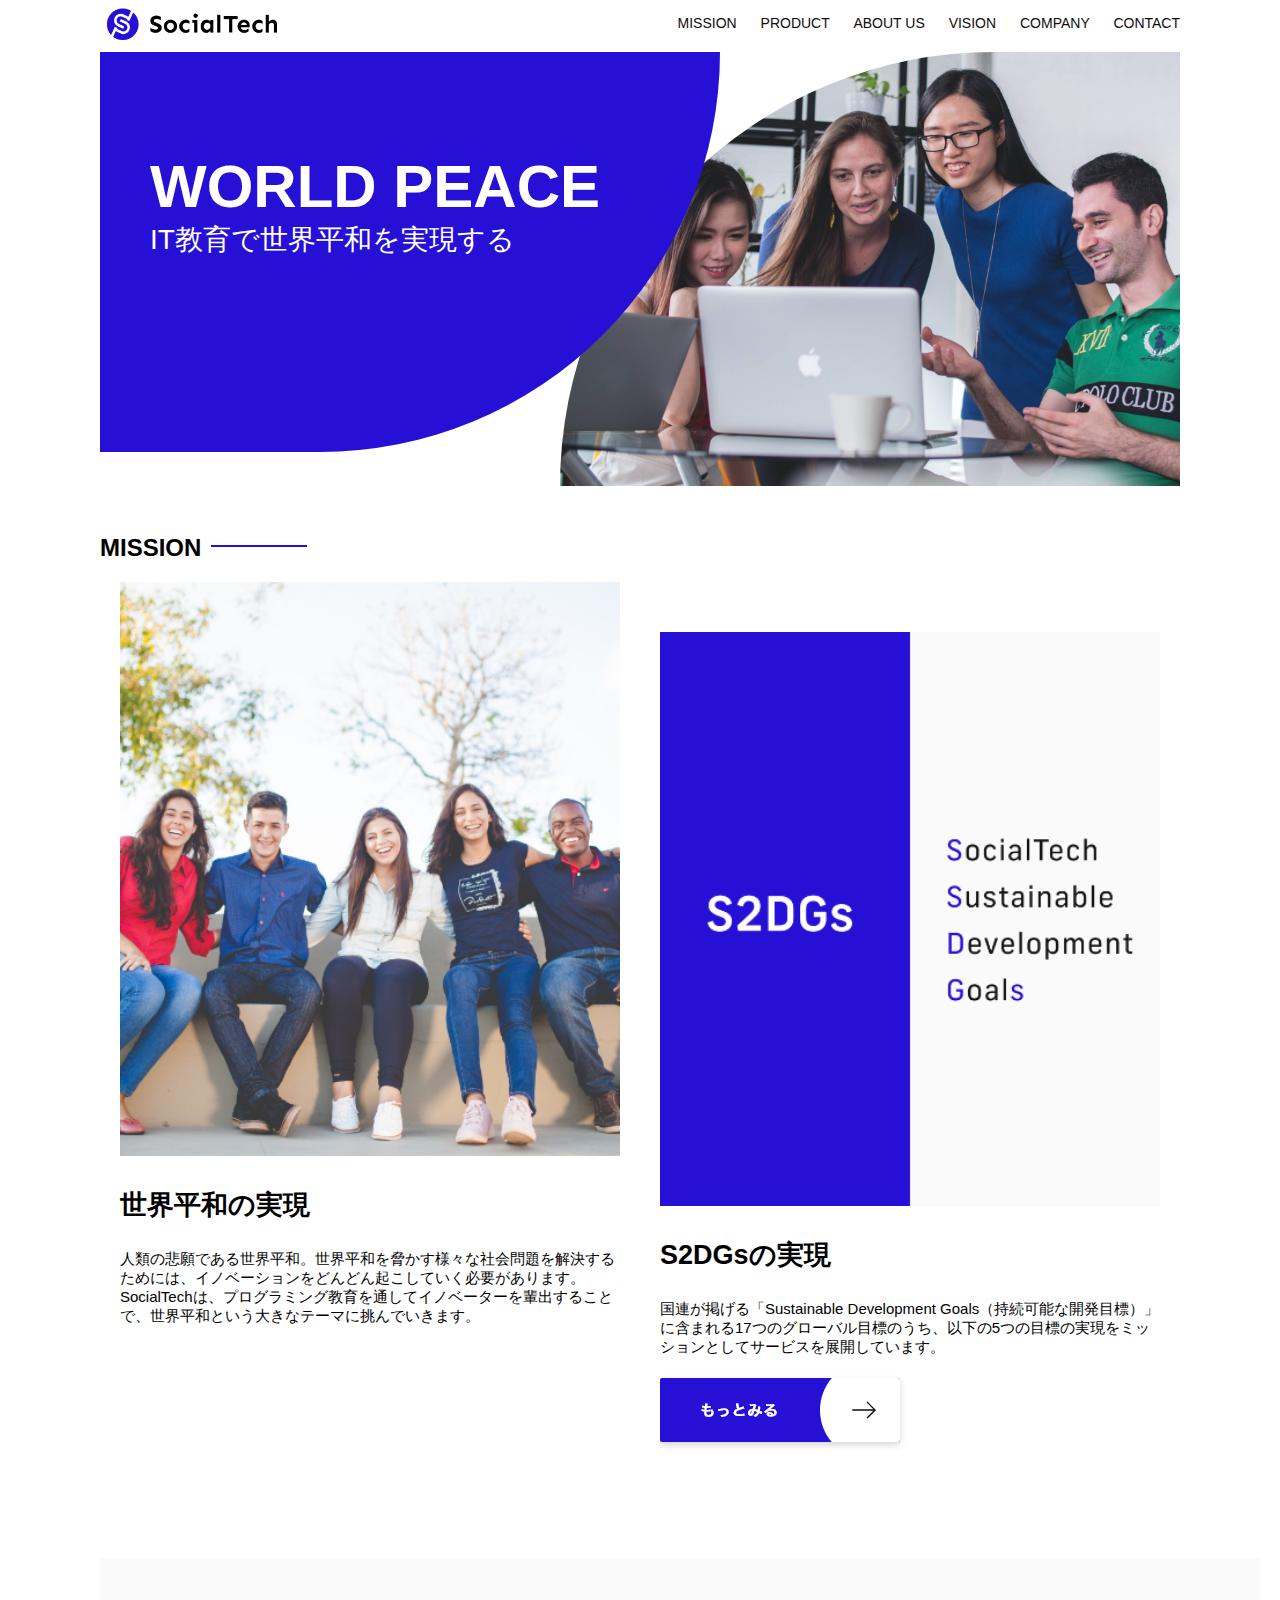
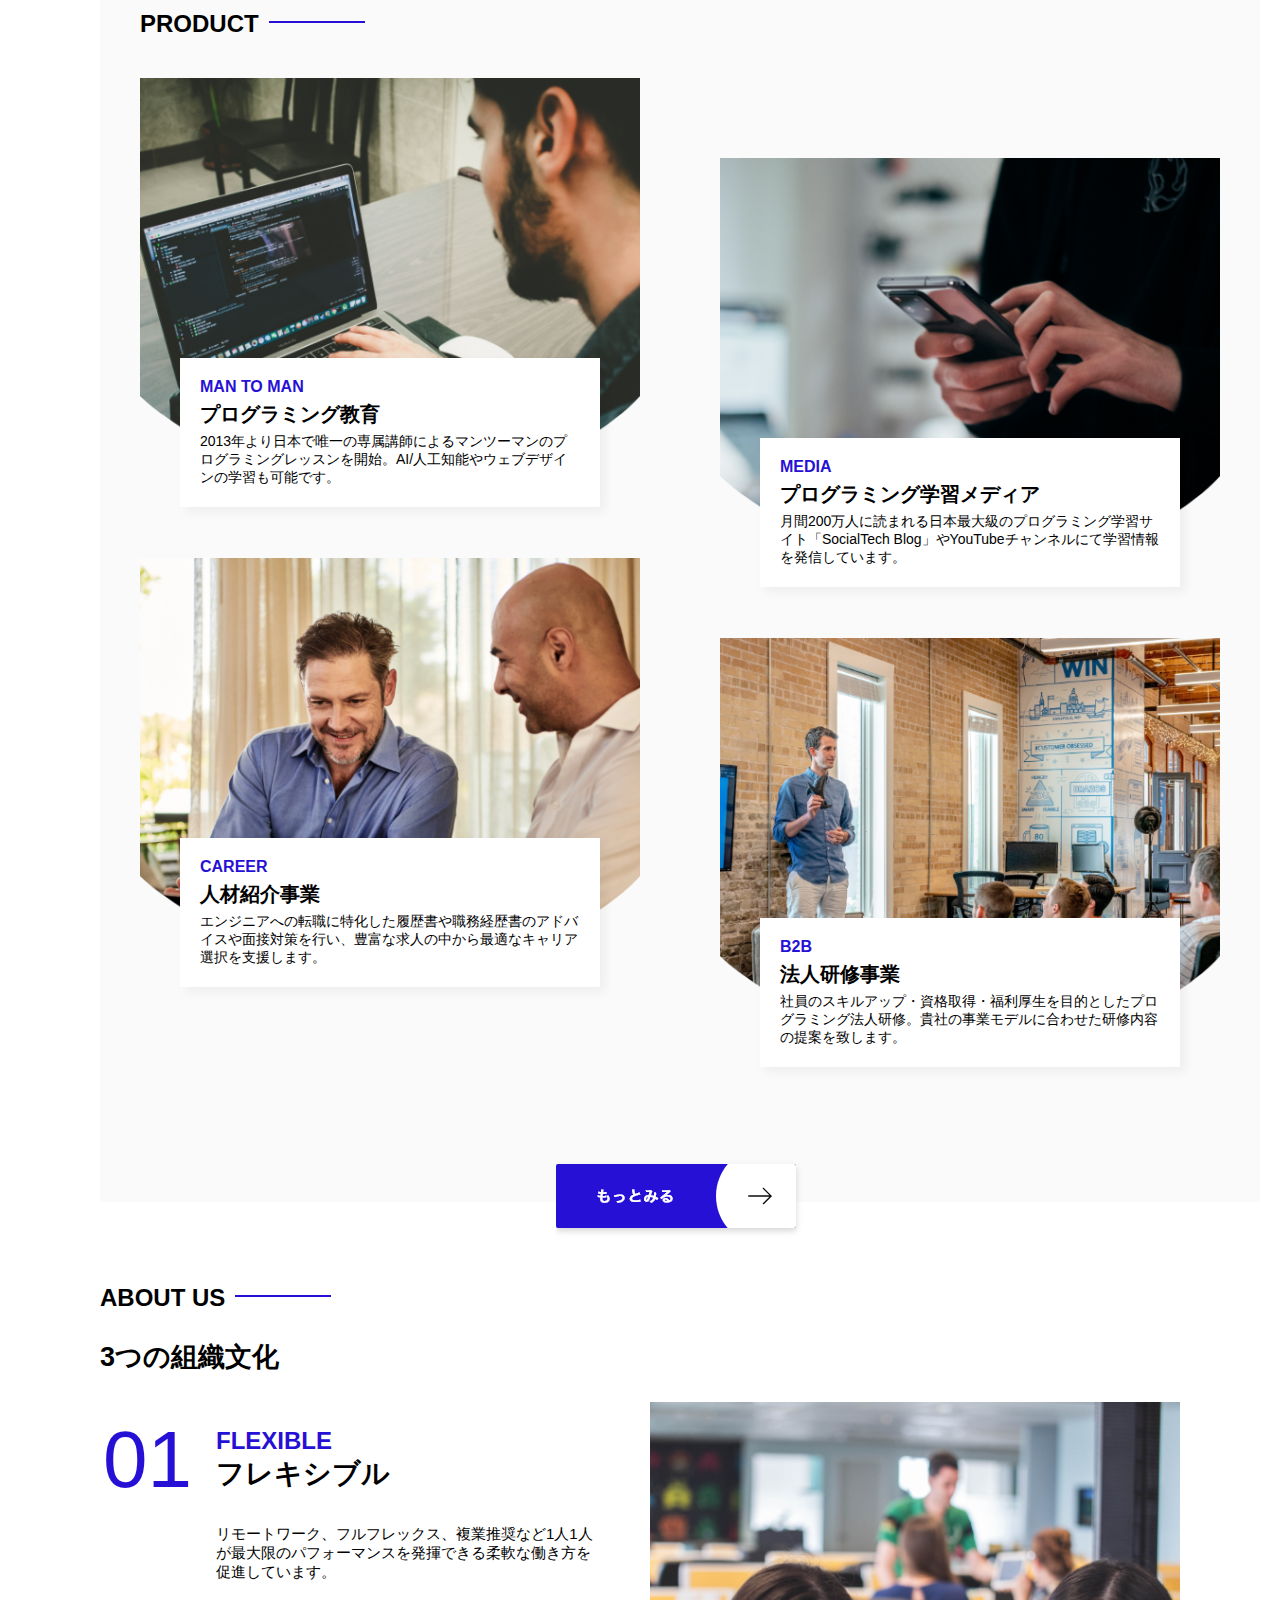
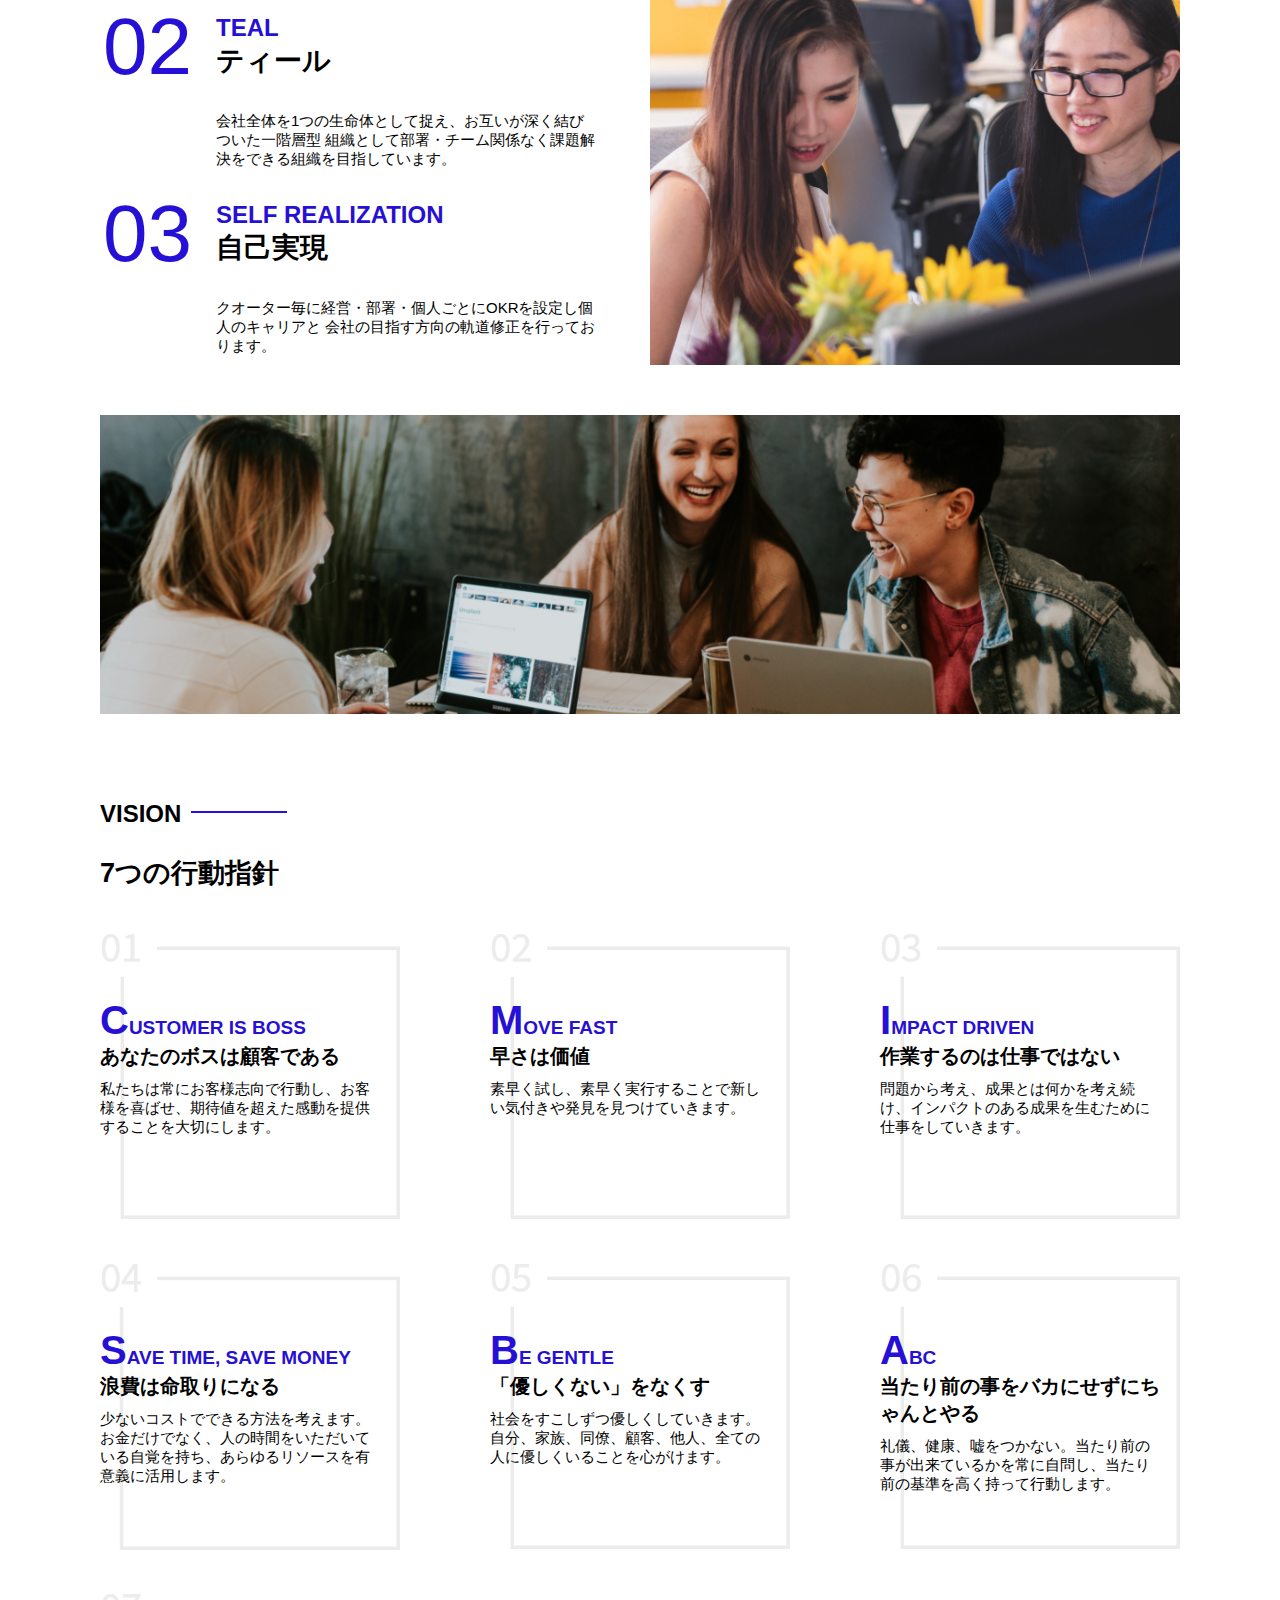
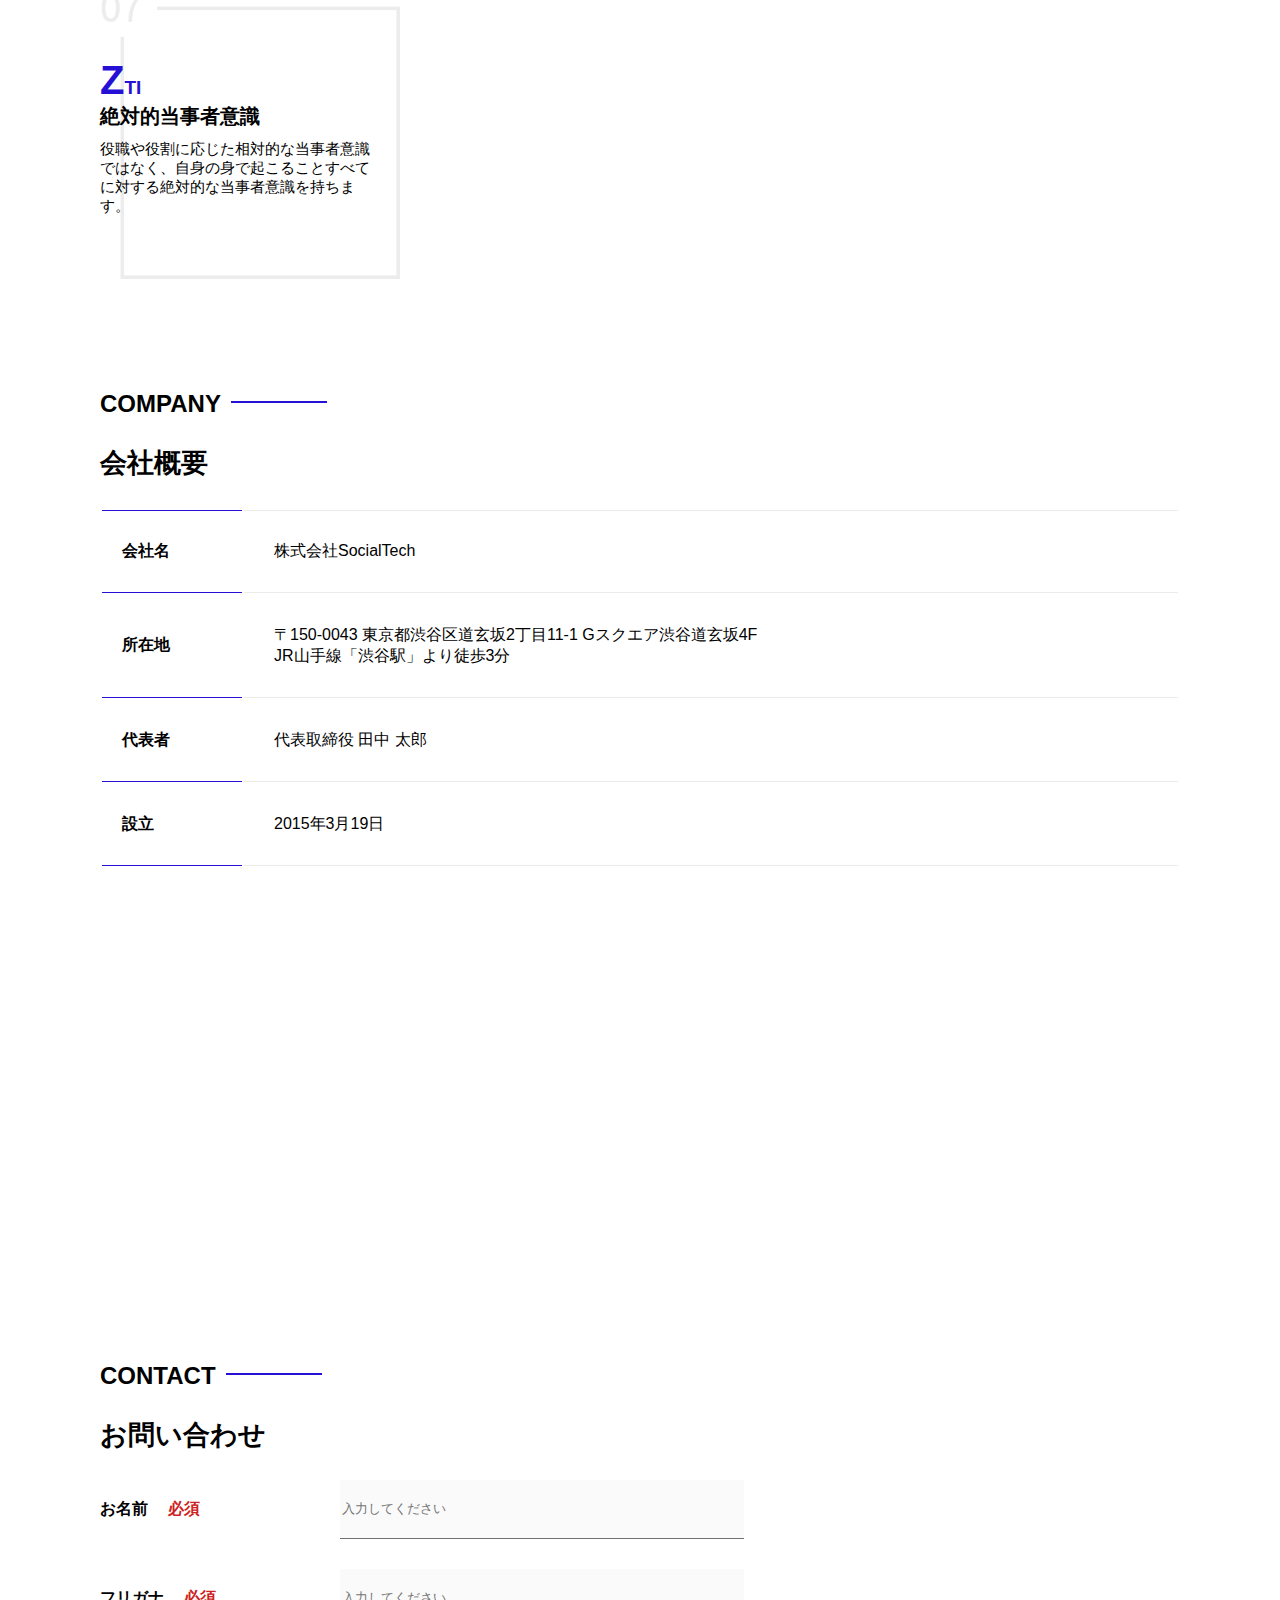
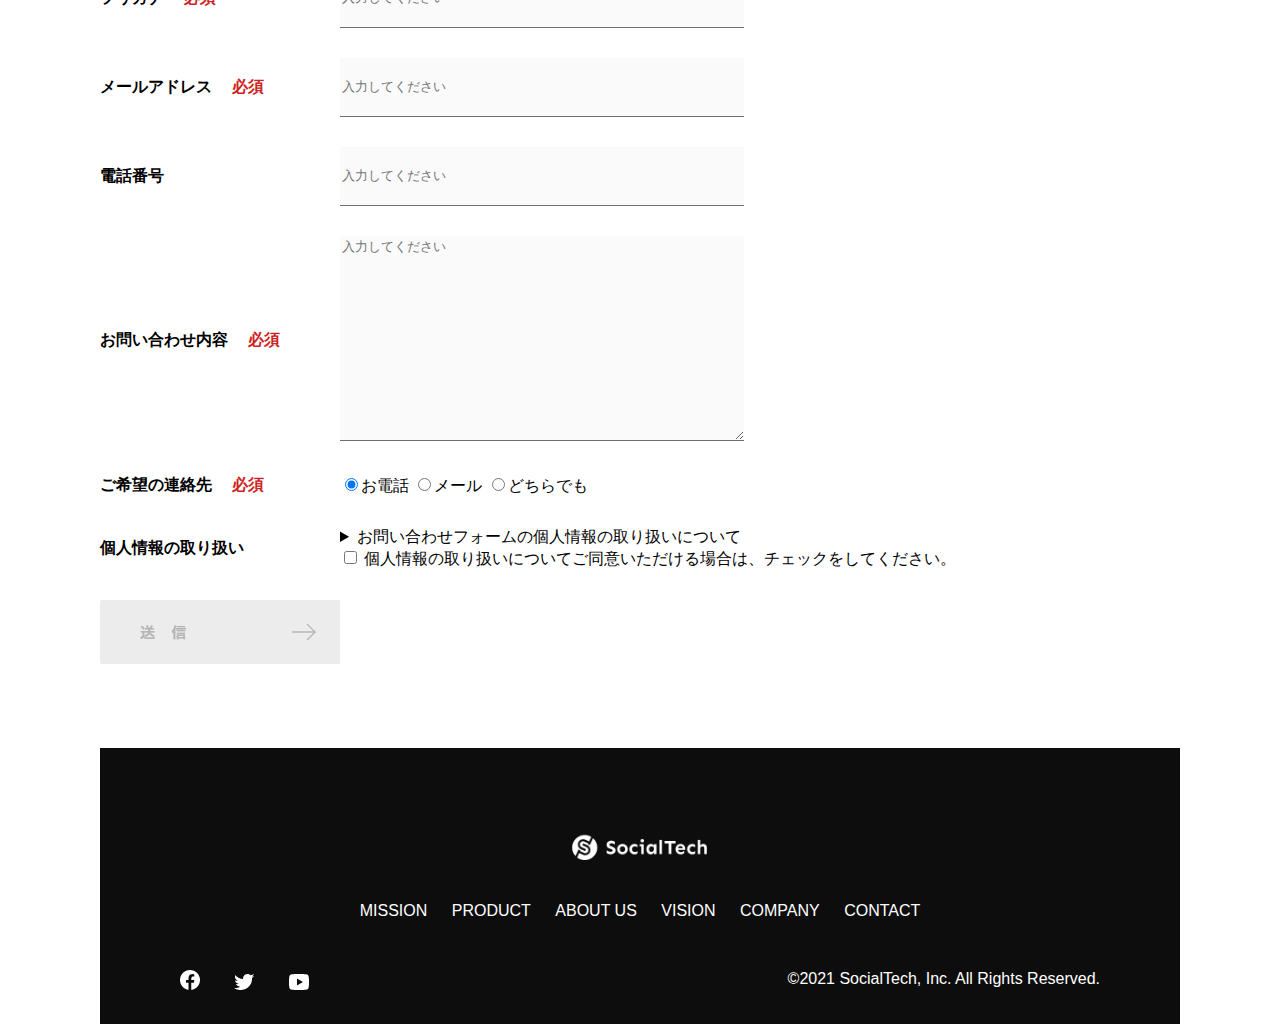
<file: index.html>
<!DOCTYPE html>
<html>
<head>
  <title>SocialTech</title>
  <meta charset="UTF-8">
  <meta name="description" content="SocialTechはEdTech業界のリーディングカンパニーを目指します。">
  <meta name="viewport" content="width=device-width, initial-scale=1.0">
  <link rel="stylesheet" href="style.css">
</head>
<body>
  <!-- ヘッダー -->
  <header>
    <!-- ロゴ -->
    <a href="index.html" id="logo"><img src="images/logo.png" alt="トップページに戻る"></a>
    <!-- PC用ナビゲーション -->
    <nav id="nav-pc">
      <a href="mission.html">MISSION</a>
      <a href="product.html">PRODUCT</a>
      <a href="mission.html#aboutus">ABOUT US</a>
      <a href="mission.html#vision">VISION</a>
      <a href="mission.html#company">COMPANY</a>
      <a href="mission.html#contact">CONTACT</a>
    </nav>
    <!-- スマホ用メニューボタン -->
    <img id="menu-sp" src="images/button-menu.png" alt="ナビゲーションを開く" onclick="document.getElementById('nav-sp').style.display = 'block'">
    <!-- スマホ用ナビゲーション -->
    <nav id="nav-sp">
      <img id="close" src="images/button-close.png" alt="ナビゲーションを閉じる" onclick="document.getElementById('nav-sp').style.display = 'none'">
      <a id="logo-sp" href="index.html" onclick="document.getElementById('nav-sp').style.display = 'none'"><img
          src="images/logo-sp.png" alt="トップページに戻る"></a>
      <a class="menu" href="mission.html" onclick="document.getElementById('nav-sp').style.display = 'none'">MISSION</a>
      <a class="menu" href="product.html" onclick="document.getElementById('nav-sp').style.display = 'none'">PRODUCT</a>
      <a class="menu" href="index.html#aboutus" onclick="document.getElementById('nav-sp').style.display = 'none'">ABOUT
        US</a>
      <a class="menu" href="index.html#vision"
        onclick="document.getElementById('nav-sp').style.display = 'none'">VISION</a>
      <a class="menu" href="index.html#company"
        onclick="document.getElementById('nav-sp').style.display = 'none'">COMPANY</a>
      <a class="menu" href="index.htmlcontact"
        onclick="document.getElementById('nav-sp').style.display = 'none'">CONTACT</a>
      <div id="sns">
        <a href="https://www.facebook.com/sejuku2013"><img src="images/button-facebook.png" alt="Facebookのリンク"></a>
        <a href="https://twitter.com/samuraijuku"><img src="images/button-twitter.png" alt="Twitterのリンク"></a>
        <a href="https://www.youtube.com/channel/UCCFOQO5aDK0xXam4cUQXT8g"><img src="images/button-youtube.png" alt="YouTubeのリンク"></a>
      </div>
    </nav>
  </header>
  <main>
    <article>
      <!-- メインビジュアル -->
      <section id="main-visual">
        <div id="main-message">
          <h1>WORLD PEACE</h1>
          <p>IT教育で世界平和を実現する</p>
        </div>
        <img src="images/index/index-main.png" alt="PCの周りに集まる多国籍の仲間たち">
      </section>
      <!-- ミッション -->
      <section id="mission">
        <h2 class="index-h2">MISSION</h2>
        <div id="mission-flex">
          <div>
            <img id="mission-photo" src="images/index/index-mission.png" alt="屋外のベンチで写真を撮影する多国籍の仲間たち">
            <h3>世界平和の実現</h3>
            <p>
              人類の悲願である世界平和。世界平和を脅かす様々な社会問題を解決するためには、イノベーションをどんどん起こしていく必要があります。SocialTechは、プログラミング教育を通してイノベーターを輩出することで、世界平和という大きなテーマに挑んでいきます。
            </p>
          </div>
          <div>
            <img id="s2dgs" src="images/index/s2dgs.png" alt="S2DGs">
            <h3>S2DGsの実現</h3>
            <p>国連が掲げる「Sustainable Development Goals（持続可能な開発目標）」に含まれる17つのグローバル目標のうち、以下の5つの目標の実現をミッションとしてサービスを展開しています。</p>
            <a href="mission.html">
              <img src="images/button-more.png" alt="もっとみる">
            </a>
          </div>
        </div>
      </section>
      <!-- プロダクト -->
      <section id="product">
        <h2 class="index-h2">PRODUCT</h2>
        <div>
          <div id="product-left">
            <div>
              <img class="product-photo" src="images/index/index-mantoman.png" alt="PCでコードを書く男性">
              <div class="product-explain">
                <span>MAN TO MAN</span>
                <h3>プログラミング教育</h3>
                <p>2013年より日本で唯一の専属講師によるマンツーマンのプログラミングレッスンを開始。AI/人工知能やウェブデザインの学習も可能です。</p>
              </div>
            </div>
            <div>
              <img class="product-photo" src="images/index/index-career.png" alt="笑顔で話し合う2人の男性">
              <div class="product-explain">
                <span>CAREER</span>
                <h3>人材紹介事業</h3>
                <p>エンジニアへの転職に特化した履歴書や職務経歴書のアドバイスや面接対策を行い、豊富な求人の中から最適なキャリア選択を支援します。</p>
              </div>
            </div>
          </div>
          <div id="product-right">
            <div>
              <img class="product-photo" src="images/index/index-media.png" alt="スマートフォンを操作する人">
              <div class="product-explain">
                <span>MEDIA</span>
                <h3>プログラミング学習メディア</h3>
                <p>月間200万人に読まれる日本最大級のプログラミング学習サイト「SocialTech Blog」やYouTubeチャンネルにて学習情報を発信しています。</p>
              </div>
            </div>
            <div>
              <img class="product-photo" src="images/index/index-b2b.png" alt="講演中の男性とそれを聴く人々">
              <div class="product-explain">
                <span>B2B</span>
                <h3>法人研修事業</h3>
                <p>社員のスキルアップ・資格取得・福利厚生を目的としたプログラミング法人研修。貴社の事業モデルに合わせた研修内容の提案を致します。</p>
              </div>
            </div>
          </div>
        </div>
        <div>
          <a id="product-more" href="product.html">
            <img src="images/button-more.png" alt="もっとみる">
          </a>
        </div>
      </section>
      <!-- ABOUT US -->
      <section id="aboutus">
        <h2 class="index-h2">ABOUT US</h2>
        <h3>3つの組織文化</h3>
        <div>
          <table class="culture-table">
            <tr>
              <td>
                <span class="culture-num">01</span>
              </td>
              <td>
                <span class="culture-en">FLEXIBLE</span>
                <span class="culture-jp">フレキシブル</span>
              </td>
            </tr>
            <tr>
              <td>
                <!-- 空のセル -->
              </td>
              <td>
                <p class="culture-description">
                  リモートワーク、フルフレックス、複業推奨など1人1人が最大限のパフォーマンスを発揮できる柔軟な働き方を促進しています。
                </p>
              </td>
            </tr>
            <tr>
              <td>
                <span class="culture-num">02</span>
              </td>
              <td>
                <span class="culture-en">TEAL</span>
                <span class="culture-jp">ティール</span>
              </td>
            </tr>
            <tr>
              <td>
                <!-- 空のセル -->
              </td>
              <td>
                <p class="culture-description">
                  会社全体を1つの生命体として捉え、お互いが深く結びついた一階層型
                  組織として部署・チーム関係なく課題解決をできる組織を目指しています。
                </p>
              </td>
            </tr>
            <tr>
              <td>
                <span class="culture-num">03</span>
              </td>
              <td>
                <span class="culture-en">SELF REALIZATION</span>
                <span class="culture-jp">自己実現</span>
              </td>
            </tr>
            <tr>
              <td>
                <!-- 空のセル -->
              </td>
              <td>
                <p class="culture-description">
                  クオーター毎に経営・部署・個人ごとにOKRを設定し個人のキャリアと
                  会社の目指す方向の軌道修正を行っております。
                </p>
              </td>
            </tr>
          </table>
          <img class="culture-img" src="images/index/index-aboutus1.png" alt="笑顔で話し合う2人の女性">
        </div>
        <img class="culture-img2" src="images/index/index-aboutus2.png" alt="笑顔で話し合う3人の男女">
      </section>
      <!-- VISION -->
      <section id="vision">
        <h2 class="index-h2">VISION</h2>
        <h3>7つの行動指針</h3>
        <div>
          <div class="vision-box">
            <img src="images/index/vision-01.png" alt="01">
            <span>
              <h4>CUSTOMER IS BOSS</h4>
              <h5>あなたのボスは顧客である</h5>
              <p>私たちは常にお客様志向で行動し、お客様を喜ばせ、期待値を超えた感動を提供することを大切にします。</p>
            </span>
          </div>
          <div class="vision-box">
            <img src="images/index/vision-02.png" alt="02">
            <span>
              <h4>MOVE FAST</h4>
              <h5>早さは価値</h5>
              <p>素早く試し、素早く実行することで新しい気付きや発見を見つけていきます。</p>
            </span>
          </div>
          <div class="vision-box">
            <img src="images/index/vision-03.png" alt="03">
            <span>
              <h4>IMPACT DRIVEN</h4>
              <h5>作業するのは仕事ではない</h5>
              <p>問題から考え、成果とは何かを考え続け、インパクトのある成果を生むために仕事をしていきます。</p>
            </span>
          </div>
          <div class="vision-box">
            <img src="images/index/vision-04.png" alt="04">
            <span>
              <h4>SAVE TIME, SAVE MONEY</h4>
              <h5>浪費は命取りになる</h5>
              <p>少ないコストでできる方法を考えます。お金だけでなく、人の時間をいただいている自覚を持ち、あらゆるリソースを有意義に活用します。</p>
            </span>
          </div>
          <div class="vision-box">
            <img src="images/index/vision-05.png" alt="05">
            <span>
              <h4>BE GENTLE</h4>
              <h5>「優しくない」をなくす</h5>
              <p>社会をすこしずつ優しくしていきます。自分、家族、同僚、顧客、他人、全ての人に優しくいることを心がけます。</p>
            </span>
          </div>
          <div class="vision-box">
            <img src="images/index/vision-06.png" alt="06">
            <span>
              <h4>ABC</h4>
              <h5>当たり前の事をバカにせずにちゃんとやる</h5>
              <p>礼儀、健康、嘘をつかない。当たり前の事が出来ているかを常に自問し、当たり前の基準を高く持って行動します。</p>
            </span>
          </div>
          <div class="vision-box">
            <img src="images/index/vision-07.png" alt="07">
            <span>
              <h4>ZTI</h4>
              <h5>絶対的当事者意識</h5>
              <p>役職や役割に応じた相対的な当事者意識ではなく、自身の身で起こることすべてに対する絶対的な当事者意識を持ちます。</p>
            </span>
          </div>
        </div>
      </section>
      <!-- COMPANY -->
      <section id="company">
        <h2 class="index-h2">COMPANY</h2>
        <h3>会社概要</h3>
        <table id="company-table">
          <tr>
            <th class="tableheader-first">会社名</th>
            <td class="cell-first">株式会社SocialTech</td>
          </tr>
          <tr>
            <th class="tableheader">所在地</th>
            <td class="cell">〒150-0043 東京都渋谷区道玄坂2丁目11-1 Gスクエア渋谷道玄坂4F<br>JR山手線「渋谷駅」より徒歩3分</td>
          </tr>
          <tr>
            <th class="tableheader">代表者</th>
            <td class="cell">代表取締役 田中 太郎</td>
          </tr>
          <tr>
            <th class="tableheader">設立</th>
            <td class="cell">2015年3月19日</td>
          </tr>
        </table>
        <iframe 
          src="https://www.google.com/maps/embed?pb=!1m18!1m12!1m3!1d3241.781022135386!2d139.69619799999998!3d35.6577664!2m3!1f0!2f0!3f0!3m2!1i1024!2i768!4f13.1!3m3!1m2!1s0x60188be0535d9a81%3A0xb09a6e9018e3debd!2z44CSMTUwLTAwNDMg5p2x5Lqs6YO95riL6LC35Yy66YGT546E5Z2C77yS5LiB55uu77yR77yR4oiS77yR!5e0!3m2!1sja!2sjp!4v1684211260625!5m2!1sja!2sjp"  
          style="border:0;" allowfullscreen="" loading="lazy">
        </iframe>
      </section>
      <!-- お問い合わせフォーム -->
      <section id="contact">
        <h2 class="index-h2">CONTACT</h2>
        <h3>お問い合わせ</h3>
        <!-- STATIC FORMSのフォームタグ -->
        <form action="https://api.staticforms.xyz/submit" method="post">
          <input type="text" name="honeypot" style="display:none">
          <!-- STATIC FORMSのアクセスキー -->
          <input type="hidden" name="accessKey" value="df408e4c-1c6a-417a-8faf-fa81aee6eb73">
          <!-- メールのタイトル -->
          <input type="hidden" name="subject" value="お問い合わせフォーム" />
          <!-- 送信先のメールアドレスをvalueに設定する -->
          <input type="hidden" name="replyTo" value="suginoryu@icloud.com">
          <!-- redirectToのURLは公開後のURLへリンクする -->
          <input type="hidden" name="redirectTo" value="">
          <div>
            <div class="contact-heading">
              <label class="contact-label">お名前<span class="contact-span">必須</span></label>
            </div>
            <div class="contact-form">
              <input type="text" name="name" placeholder="入力してください" class="contact-textbox">
            </div>
          </div>
          <div>
            <div class="contact-heading">
              <label class="contact-label">フリガナ<span class="contact-span">必須</span></label>
            </div>
            <div>
              <input type="text" name="hurigana" placeholder="入力してください" class="contact-textbox">
            </div>
          </div>
          <div>
            <div class="contact-heading">
              <label class="contact-label">メールアドレス<span class="contact-span">必須</span></label>
            </div>
            <div>
              <input type="text" name="email" placeholder="入力してください" class="contact-textbox">
            </div>
          </div>
          <div>
            <div class="contact-heading">
              <label class="contact-label">電話番号</label>
            </div>
            <div>
              <input type="text" name="tel" placeholder="入力してください" class="contact-textbox">
            </div>
          </div>
          <div>
            <div class="contact-heading">
              <label class="contact-label">お問い合わせ内容<span class="contact-span">必須</span></label>
            </div>
            <div>
              <textarea class="contact-textarea" placeholder="入力してください" name="message"></textarea>
            </div>
          </div>
          <div>
            <div class="contact-heading">
              <label class="contact-label">ご希望の連絡先<span class="contact-span">必須</span></label>
            </div>
            <div>
              <input class="radiobutton" type="radio" value="tel" name="contact" checked><label>お電話</label>
              <input class="radiobutton" type="radio" value="mail" name="contact"><label>メール</label>
              <input class="radiobutton" type="radio" value="both" name="contact"><label>どちらでも</label>
            </div>
          </div>
          <div>
            <div class="contact-heading">
              <label class="contact-label">個人情報の取り扱い</label>
            </div>
            <div>
              <details>
                <summary>お問い合わせフォームの個人情報の取り扱いについて</summary>
                <div>
                  <span>1.組織の名称又は氏名</span><br>
                  株式会社SocialTech<br><br>
                  <span>2.個人情報保護管理者（若しくはその代理人）の氏名又は職名、所属及び連絡先
                    鈴木 一郎 コーポレート部</span><br>
                  メールアドレス:support@socialtech.net<br>
                  TEL:03-xxxx-xxxx<br>
                  <span>3.個人情報の利用目的</span><br>
                  ・本サービス及び本サービスに関連する情報の提供又はそれらに関する連絡のため<br>
                  ・ユーザーの本人確認のため<br>
                  ・当社サービスのご案内のため<br>
                  ・当社の商品等の広告または宣伝（電子メールによるものを含むものとします。）<br><br>
                  <span>4.個人情報の取り扱い業務の委託</span><br>
                  個人情報の取扱業務の全部または一部を外部に業務委託する場合があります。<br>
                  その際、弊社は、個人情報を適切に保護できる管理体制を敷き実行していることを条件として<br>
                  委託先を厳選したうえで、機密保持契約を委託先と締結し、お客様の個人情報を厳密に管理させます。<br><br>
                  <span>5.個人情報の開示等の請求</span><br>
                  お客様は、弊社に対してご自身の個人情報の開示等（利用目的の通知、開示、内容の訂正・追加・削除、利用の停止または消去、第三者への提供の停止）に関して、当社問合わせ窓口に申し出ることができます。<br>
                  その際、弊社はお客様ご本人を確認させていただいたうえで、合理的な期間内に対応いたします。<br><br>
                  なお、個人情報に関する弊社問合わせ先は、次の通りです。<br><br>
                  株式会社SocialTech 個人情報問合せ窓口<br>
                  〒150-0043 東京都渋谷区道玄坂2丁目11-1 Ｇスクエア渋谷道玄坂 4F<br>
                  メールアドレス:support@socialtech.net TEL:03-xxxx-xxxx<br><br>
                  <span>6.個人情報を提供されることの任意性について</span><br><br>
                  お客様がご自身の個人情報を弊社に提供されるか否かは、お客様のご判断によりますが、もしご提供されない場合には、適切なサービスが提供できない場合がありますので予めご了承ください。
                </div>
              </details>
              <input type="checkbox" name="agree">
              <span>個人情報の取り扱いについてご同意いただける場合は、チェックをしてください。</span>
            </div>
          </div>
          <input type="image" src="images/button-submit.png" alt="送信する">
        </form>
      </section>
    </article>
    <footer>
      <div id="footer-logo">
        <img src="images/logo-sp.png" alt="SocialTech">
      </div>
      <div id="footer-link">
        <a href="mission.html">MISSION</a>
        <a href="product.html">PRODUCT</a>
        <a href="index.html#aboutus">ABOUT US</a>
        <a href="index.html#vision">VISION</a>
        <a href="index.html#company">COMPANY</a>
        <a href="index.html#contact">CONTACT</a>
      </div>
      <div id="sns-footer">
        <a href="https://www.facebook.com/sejuku2013"><img src="images/button-facebook.png" alt="Facebookのリンク"></a>
        <a href="https://twitter.com/samuraijuku"><img src="images/button-twitter.png" alt="Twitterのリンク"></a>
        <a href="https://www.youtube.com/channel/UCCFOQO5aDK0xXam4cUQXT8g"><img src="images/button-youtube.png" alt="YouTubeのリンク"></a>
        <span id="copyright">&copy;2021 SocialTech, Inc. All Rights Reserved.</span>
      </div>
    </footer>
  </main>
</body>
</html>
</file>
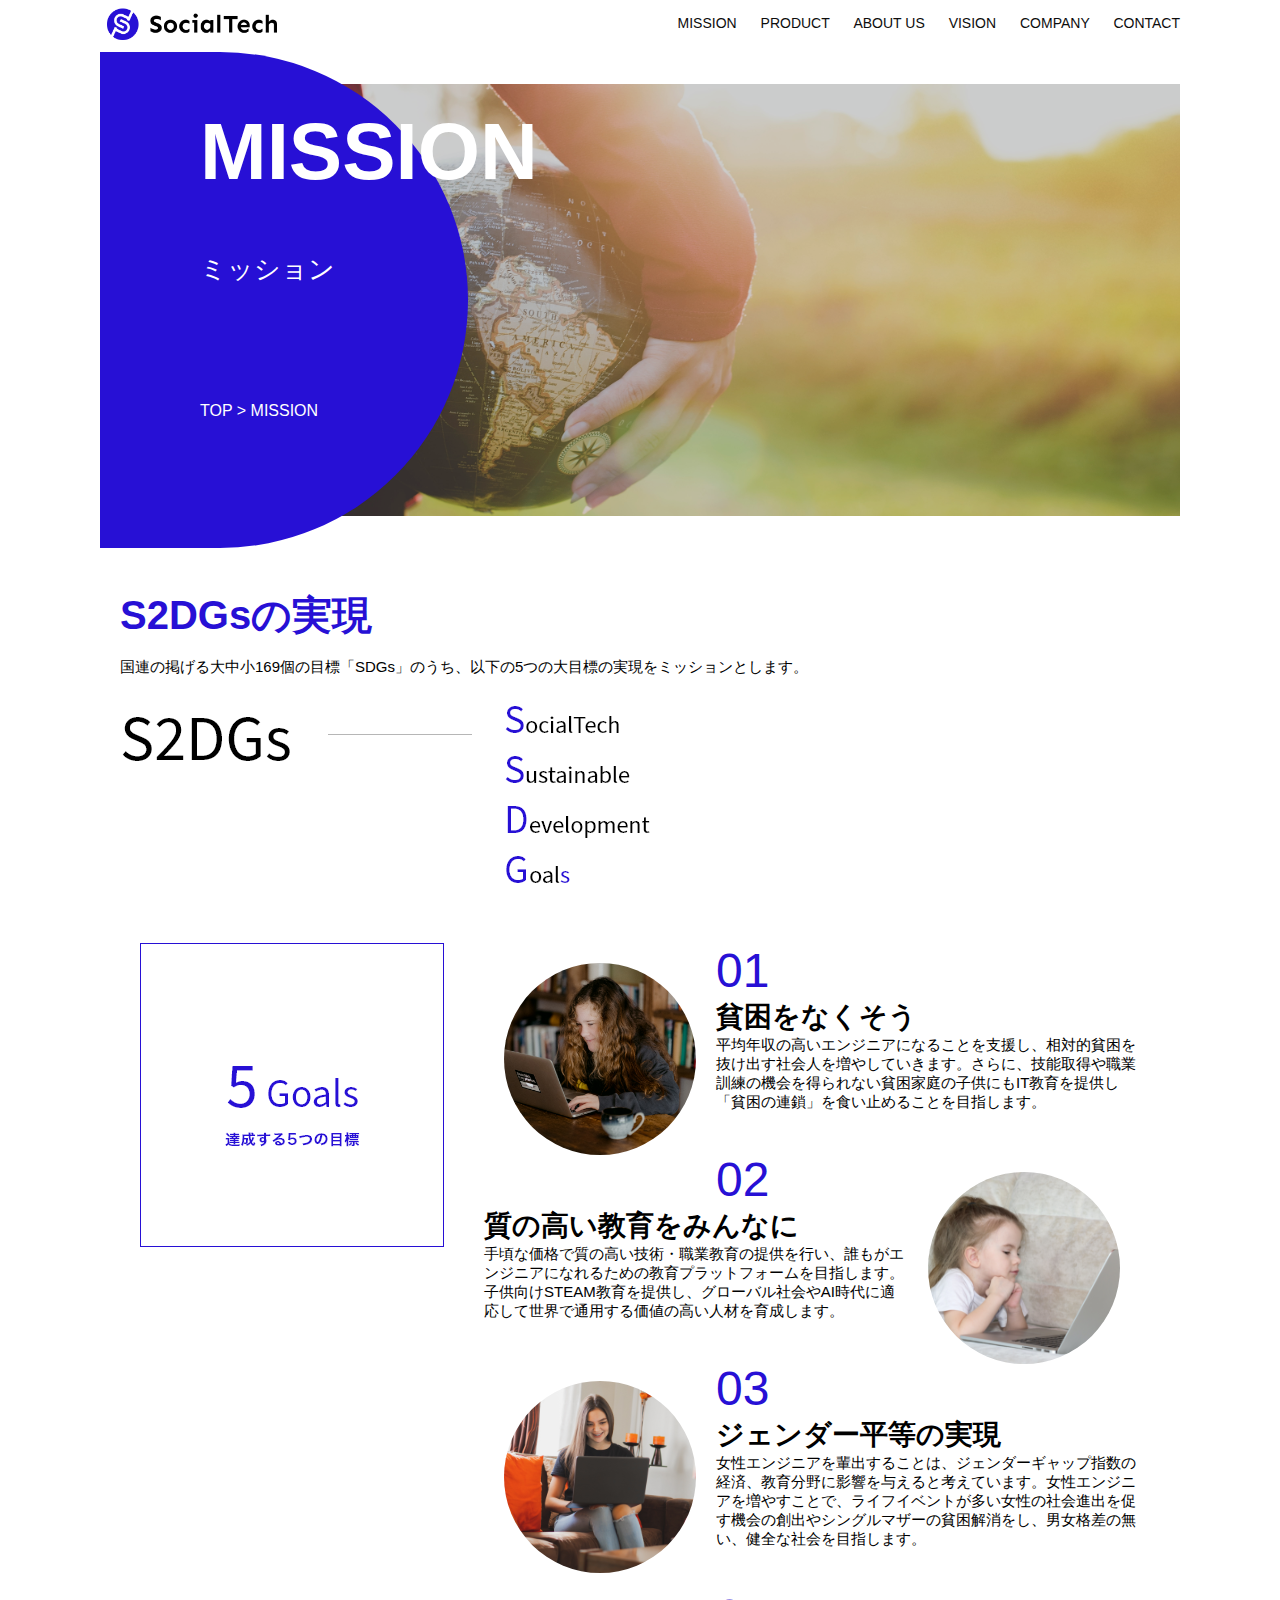
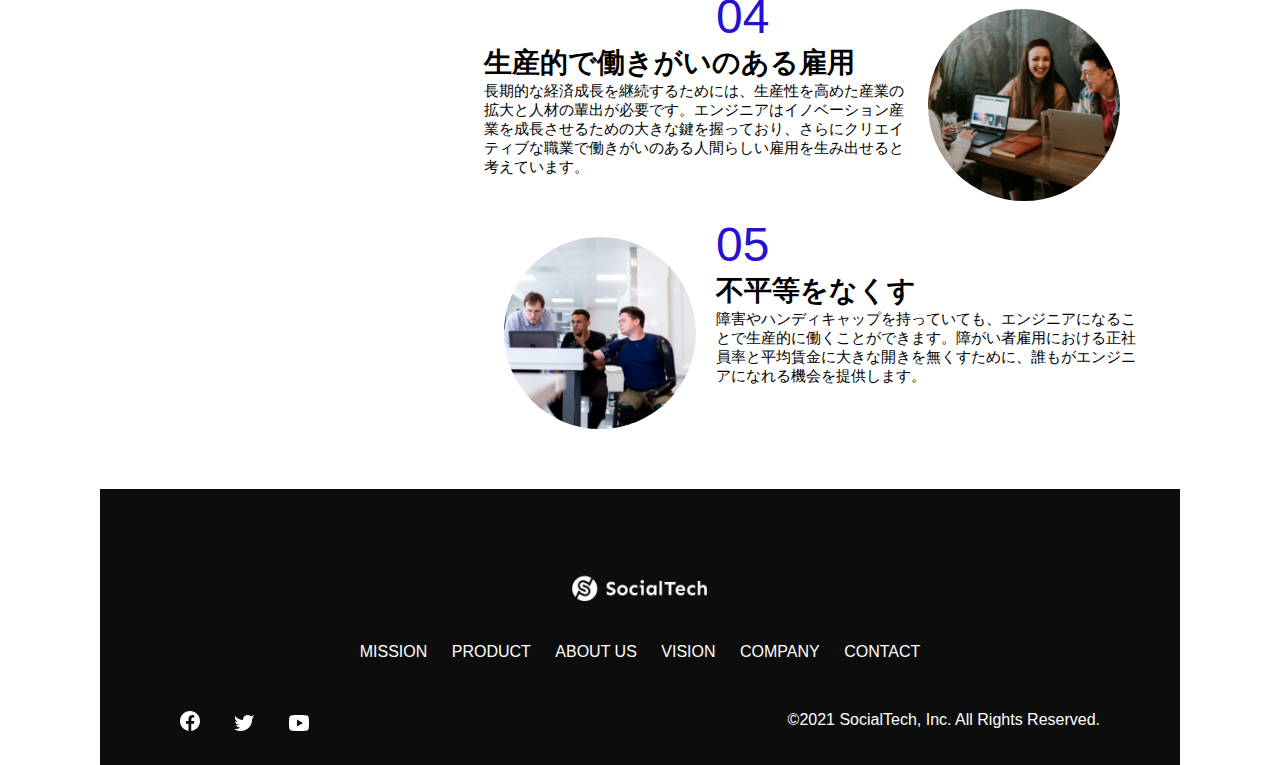
<file: mission.html>
<!DOCTYPE html>
<html>
<head>
  <title>SocialTech - MISSION ミッション -</title>
  <meta charset="UTF-8">
  <meta name="description" content="SocialTechが目指す5つの目標（S2DGs）を紹介します">
  <meta name="viewport" content="width=device-width, initial-scale=1.0">
  <link rel="stylesheet" href="style.css">
</head>
<body>
  <!-- ヘッダー -->
  <header>
    <!-- ロゴ -->
    <a href="index.html" id="logo"><img src="images/logo.png" alt="トップページに戻る"></a>
    <!-- PC用ナビゲーション -->
    <nav id="nav-pc">
      <a href="mission.html">MISSION</a>
      <a href="product.html">PRODUCT</a>
      <a href="index.html#aboutus">ABOUT US</a>
      <a href="index.html#vision">VISION</a>
      <a href="index.html#company">COMPANY</a>
      <a href="index.html#contact">CONTACT</a>
    </nav>
    <!-- スマホ用メニューボタン -->
    <img id="menu-sp" src="images/button-menu.png" alt="ナビゲーションを開く" onclick="document.getElementById('nav-sp').style.display = 'block'">
    <!-- スマホ用ナビゲーション -->
    <nav id="nav-sp">
      <img id="close" src="images/button-close.png" alt="ナビゲーションを閉じる" onclick="document.getElementById('nav-sp').style.display = 'none'">
      <a id="logo-sp" href="index.html" onclick="document.getElementById('nav-sp').style.display = 'none'"><img
          src="images/logo-sp.png" alt="トップページに戻る"></a>
      <a class="menu" href="mission.html" onclick="document.getElementById('nav-sp').style.display = 'none'">MISSION</a>
      <a class="menu" href="product.html" onclick="document.getElementById('nav-sp').style.display = 'none'">PRODUCT</a>
      <a class="menu" href="index.html#aboutus" onclick="document.getElementById('nav-sp').style.display = 'none'">ABOUT
        US</a>
      <a class="menu" href="index.html#vision"
        onclick="document.getElementById('nav-sp').style.display = 'none'">VISION</a>
      <a class="menu" href="index.html#company"
        onclick="document.getElementById('nav-sp').style.display = 'none'">COMPANY</a>
      <a class="menu" href="index.htmlcontact"
        onclick="document.getElementById('nav-sp').style.display = 'none'">CONTACT</a>
      <div id="sns">
        <a href="https://www.facebook.com/sejuku2013"><img src="images/button-facebook.png" alt="Facebookのリンク"></a>
        <a href="https://twitter.com/samuraijuku"><img src="images/button-twitter.png" alt="Twitterのリンク"></a>
        <a href="https://www.youtube.com/channel/UCCFOQO5aDK0xXam4cUQXT8g"><img src="images/button-youtube.png" alt="YouTubeのリンク"></a>
      </div>
    </nav>
  </header>
  <main>
    <article>
      <section id="mission-main">
        <div id="mission-title">
          <h1>MISSION</h1>
          <span>ミッション</span>
          <div>TOP > MISSION</div>
        </div>
      </section>
        <section id="mission-s2dgs">
          <h2 class="mission-h2">S2DGsの実現</h2>
          <p>国連の掲げる大中小169個の目標「SDGs」のうち、以下の5つの大目標の実現をミッションとします。</p>
          <img src="images/mission/mission-s2dgs.png" alt="S2DGs">
        </section>
        <section id="mission-5goals">
          <div>
            <img id="s2dgs-image" src="images/mission/mission-5goals.png" alt="5Goals">
          </div>
          <div>
            <div>
              <img class="fivegoals-image-left" src="images/mission/mission-5goals01.png" alt="PCを操作する女の子">
              <span class="fivegoals-number">01</span>
              <h3 class="fivegoals-h3">貧困をなくそう</h3>
              <p class="fivegoals-p">
                平均年収の高いエンジニアになることを支援し、相対的貧困を抜け出す社会人を増やしていきます。さらに、技能取得や職業訓練の機会を得られない貧困家庭の子供にもIT教育を提供し「貧困の連鎖」を食い止めることを目指します。
              </p>
            </div>
            <div>
              <img class="fivegoals-image-right" src="images/mission/mission-5goals02.png" alt="PCを見つめる小さい女の子">
              <span class="fivegoals-number">02</span>
              <h3 class="fivegoals-h3">質の高い教育をみんなに</h3>
              <p class="fivegoals-p">
                手頃な価格で質の高い技術・職業教育の提供を行い、誰もがエンジニアになれるための教育プラットフォームを目指します。子供向けSTEAM教育を提供し、グローバル社会やAI時代に適応して世界で通用する価値の高い人材を育成します。
              </p>
            </div>
            <div>
              <img class="fivegoals-image-left" src="images/mission/mission-5goals03.png" alt="PCを操作する女性">
              <span class="fivegoals-number">03</span>
              <h3 class="fivegoals-h3">ジェンダー平等の実現</h3>
              <p class="fivegoals-p">
                女性エンジニアを輩出することは、ジェンダーギャップ指数の経済、教育分野に影響を与えると考えています。女性エンジニアを増やすことで、ライフイベントが多い女性の社会進出を促す機会の創出やシングルマザーの貧困解消をし、男女格差の無い、健全な社会を目指します。
              </p>
            </div>
            <div>
              <img class="fivegoals-image-right" src="images/mission/mission-5goals04.png" alt="笑顔で話し合う3人の男女">
              <span class="fivegoals-number">04</span>
              <h3 class="fivegoals-h3">生産的で働きがいのある雇用</h3>
              <p class="fivegoals-p">
                長期的な経済成長を継続するためには、生産性を高めた産業の拡大と人材の輩出が必要です。エンジニアはイノベーション産業を成長させるための大きな鍵を握っており、さらにクリエイティブな職業で働きがいのある人間らしい雇用を生み出せると考えています。
              </p>
            </div>
            <div>
              <img class="fivegoals-image-left" src="images/mission/mission-5goals05.png" alt="障害を持つ男性が生き生きと働く様子">
              <span class="fivegoals-number">05</span>
              <h3 class="fivegoals-h3">不平等をなくす</h3>
              <p class="fivegoals-p">
                障害やハンディキャップを持っていても、エンジニアになることで生産的に働くことができます。障がい者雇用における正社員率と平均賃金に大きな開きを無くすために、誰もがエンジニアになれる機会を提供します。
              </p>
            </div>
          </div>
        </section>
    </article>
    <footer>
      <div id="footer-logo">
        <img src="images/logo-sp.png" alt="SocialTech">
      </div>
      <div id="footer-link">
        <a href="mission.html">MISSION</a>
        <a href="product.html">PRODUCT</a>
        <a href="index.html#aboutus">ABOUT US</a>
        <a href="index.html#vision">VISION</a>
        <a href="index.html#company">COMPANY</a>
        <a href="index.html#contact">CONTACT</a>
      </div>
      <div id="sns-footer">
        <a href="https://www.facebook.com/sejuku2013"><img src="images/button-facebook.png" alt="Facebookのリンク"></a>
        <a href="https://twitter.com/samuraijuku"><img src="images/button-twitter.png" alt="Twitterのリンク"></a>
        <a href="https://www.youtube.com/channel/UCCFOQO5aDK0xXam4cUQXT8g"><img src="images/button-youtube.png" alt="YouTubeのリンク"></a>
        <span id="copyright">&copy;2021 SocialTech, Inc. All Rights Reserved.</span>
      </div>
    </footer>
  </main>
</body>
</html>
</file>
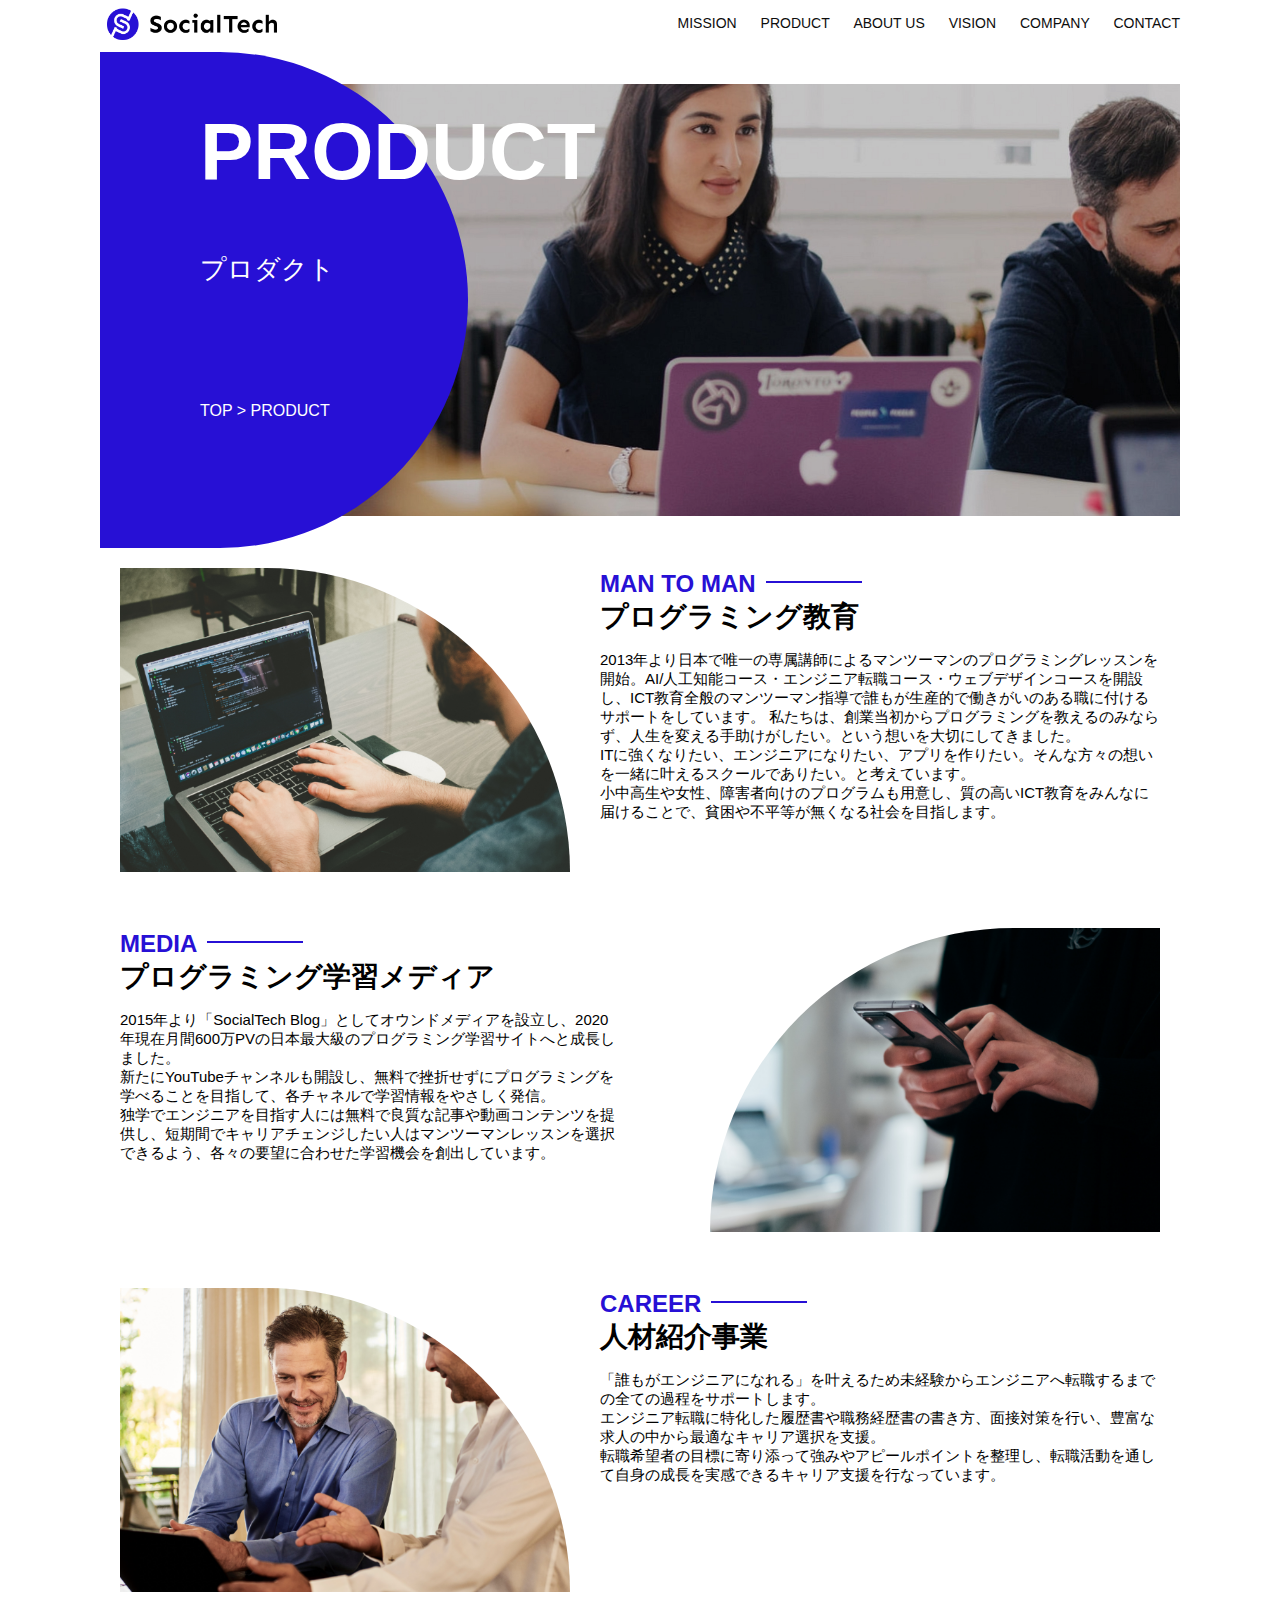
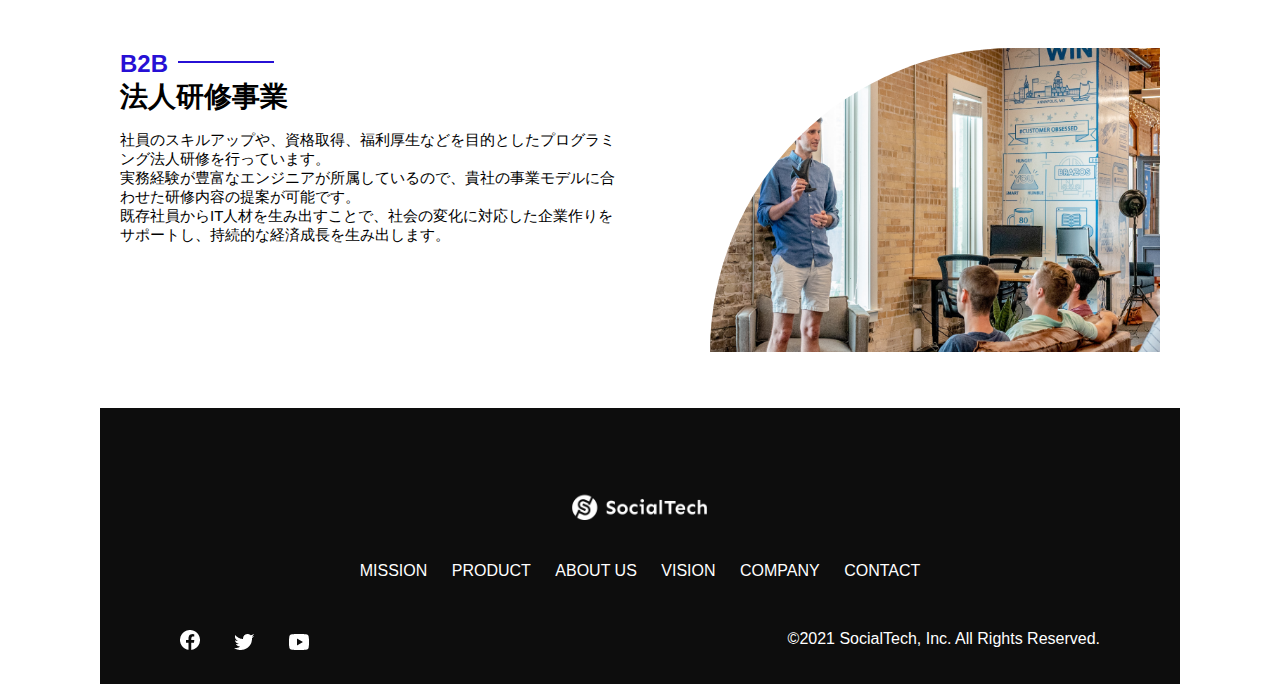
<file: product.html>
<!DOCTYPE html>
<html>
<head>
  <title>SocialTech -PRODUCT プロダクト-</title>
  <meta charset="UTF-8">
  <meta name="description" content="SocialTechの4つのプロダクトを紹介します">
  <meta name="viewport" content="width=device-width, initial-scale=1.0">
  <link rel="stylesheet" href="style.css">
</head>
<body>
  <!-- ヘッダー -->
  <header>
    <!-- ロゴ -->
    <a href="index.html" id="logo"><img src="images/logo.png" alt="トップページに戻る"></a>
    <!-- PC用ナビゲーション -->
    <nav id="nav-pc">
      <a href="mission.html">MISSION</a>
      <a href="product.html">PRODUCT</a>
      <a href="index.html#aboutus">ABOUT US</a>
      <a href="index.html#vision">VISION</a>
      <a href="index.html#company">COMPANY</a>
      <a href="index.html#contact">CONTACT</a>
    </nav>
    <!-- スマホ用メニューボタン -->
    <img id="menu-sp" src="images/button-menu.png" alt="ナビゲーションを開く" onclick="document.getElementById('nav-sp').style.display = 'block'">
    <!-- スマホ用ナビゲーション -->
    <nav id="nav-sp">
      <img id="close" src="images/button-close.png" alt="ナビゲーションを閉じる" onclick="document.getElementById('nav-sp').style.display = 'none'">
      <a id="logo-sp" href="index.html" onclick="document.getElementById('nav-sp').style.display = 'none'"><img
          src="images/logo-sp.png" alt="トップページに戻る"></a>
      <a class="menu" href="mission.html" onclick="document.getElementById('nav-sp').style.display = 'none'">MISSION</a>
      <a class="menu" href="product.html" onclick="document.getElementById('nav-sp').style.display = 'none'">PRODUCT</a>
      <a class="menu" href="index.html#aboutus" onclick="document.getElementById('nav-sp').style.display = 'none'">ABOUT
        US</a>
      <a class="menu" href="index.html#vision"
        onclick="document.getElementById('nav-sp').style.display = 'none'">VISION</a>
      <a class="menu" href="index.html#company"
        onclick="document.getElementById('nav-sp').style.display = 'none'">COMPANY</a>
      <a class="menu" href="index.htmlcontact"
        onclick="document.getElementById('nav-sp').style.display = 'none'">CONTACT</a>
      <div id="sns">
        <a href="https://www.facebook.com/sejuku2013"><img src="images/button-facebook.png" alt="Facebookのリンク"></a>
        <a href="https://twitter.com/samuraijuku"><img src="images/button-twitter.png" alt="Twitterのリンク"></a>
        <a href="https://www.youtube.com/channel/UCCFOQO5aDK0xXam4cUQXT8g"><img src="images/button-youtube.png" alt="YouTubeのリンク"></a>
      </div>
    </nav>
  </header>
  <main>
    <article>
      <section id="product-main">
        <div id="product-title">
          <h1>PRODUCT</h1>
          <span>プロダクト</span>
          <div>TOP > PRODUCT</div>
        </div>
      </section>
      <section class="product-section1">
        <img src="images/product/product-mantoman.png" alt="PCでコードを書く男性">
        <div>
          <h2 class="product-h2">MAN TO MAN</h2>
          <h3 class="product-h3">プログラミング教育</h3>
          <p>
            2013年より日本で唯一の専属講師によるマンツーマンのプログラミングレッスンを開始。AI/人工知能コース・エンジニア転職コース・ウェブデザインコースを開設し、ICT教育全般のマンツーマン指導で誰もが生産的で働きがいのある職に付けるサポートをしています。
            私たちは、創業当初からプログラミングを教えるのみならず、人生を変える手助けがしたい。という想いを大切にしてきました。<br>ITに強くなりたい、エンジニアになりたい、アプリを作りたい。そんな方々の想いを一緒に叶えるスクールでありたい。と考えています。<br>小中高生や女性、障害者向けのプログラムも用意し、質の高いICT教育をみんなに届けることで、貧困や不平等が無くなる社会を目指します。
          </p>
        </div>
      </section>
      <section class="product-section2">
        <div>
          <h2 class="product-h2">MEDIA</h2>
          <h3 class="product-h3">プログラミング学習メディア</h3>
          <p>2015年より「SocialTech
             Blog」としてオウンドメディアを設立し、2020年現在月間600万PVの日本最大級のプログラミング学習サイトへと成長しました。<br>新たにYouTubeチャンネルも開設し、無料で挫折せずにプログラミングを学べることを目指して、各チャネルで学習情報をやさしく発信。<br>独学でエンジニアを目指す人には無料で良質な記事や動画コンテンツを提供し、短期間でキャリアチェンジしたい人はマンツーマンレッスンを選択できるよう、各々の要望に合わせた学習機会を創出しています。
          </p>
        </div>
        <img src="images/product/product-media.png" alt="スマートフォンを操作する人">
      </section>
      <section class="product-section1">
        <img src="images/product/product-career.png" alt="笑顔で話し合う2人の男性">
        <div>
          <h2 class="product-h2">CAREER</h2>
          <h3 class="product-h3">人材紹介事業</h3>
          <p>
            「誰もがエンジニアになれる」を叶えるため未経験からエンジニアへ転職するまでの全ての過程をサポートします。<br>エンジニア転職に特化した履歴書や職務経歴書の書き方、面接対策を行い、豊富な求人の中から最適なキャリア選択を支援。<br>転職希望者の目標に寄り添って強みやアピールポイントを整理し、転職活動を通して自身の成長を実感できるキャリア支援を行なっています。<br>
          </p>
        </div>
      </section>
      <section class="product-section2">
        <div>
          <h2 class="product-h2">B2B</h2>
          <h3 class="product-h3">法人研修事業</h3>
          <p>
            社員のスキルアップや、資格取得、福利厚生などを目的としたプログラミング法人研修を行っています。<br>実務経験が豊富なエンジニアが所属しているので、貴社の事業モデルに合わせた研修内容の提案が可能です。<br>既存社員からIT人材を生み出すことで、社会の変化に対応した企業作りをサポートし、持続的な経済成長を生み出します。
          </p>
        </div>
        <img src="images/product/product-b2b.png" alt="講演中の男性とそれを聴く人々">
      </section>
    </article>
    <footer>
      <div id="footer-logo">
        <img src="images/logo-sp.png" alt="SocialTech">
      </div>
      <div id="footer-link">
        <a href="mission.html">MISSION</a>
        <a href="product.html">PRODUCT</a>
        <a href="index.html#aboutus">ABOUT US</a>
        <a href="index.html#vision">VISION</a>
        <a href="index.html#company">COMPANY</a>
        <a href="index.html#contact">CONTACT</a>
      </div>
      <div id="sns-footer">
        <a href="https://www.facebook.com/sejuku2013"><img src="images/button-facebook.png" alt="Facebookのリンク"></a>
        <a href="https://twitter.com/samuraijuku"><img src="images/button-twitter.png" alt="Twitterのリンク"></a>
        <a href="https://www.youtube.com/channel/UCCFOQO5aDK0xXam4cUQXT8g"><img src="images/button-youtube.png" alt="YouTubeのリンク"></a>
        <span id="copyright">&copy;2021 SocialTech, Inc. All Rights Reserved.</span>
      </div>
    </footer>
  </main>
</body>
</html>
</file>
<file: style.css>
/* PC、スマホ共通のスタイル */
body {
  font-family: "Source Sans Pro", "Hiragino Kaku Gothic ProN", Meiryo, Arial, sans-serif;
}

p {
  font-size: 15px;
}

/* ================
  PC用のスタイル
================ */
@media screen and (min-width: 768px) {
  /* 横幅設定 */
  body {
    max-width: 1080px;
    min-width: 960px;
    margin: 0 auto 0 auto;
  }

  /* ヘッダー */
  header {
    display: flex;
    justify-content: space-between;
  }

  /* ナビゲーションのレイアウト */
  #nav-pc {
    text-align: right;
    font-size: 14px;
    padding-top: 15px;
  }

  /* ナビゲーションのリンクの装飾設定 */
  #nav-pc > a {
    text-decoration: none;
    margin-left: 20px;
  }

  #nav-pc > a:link {
    color: #0d0d0d;
  }

  #nav-pc > a:visited {
    color:#0d0d0d;
  }

  #nav-pc > a:hover {
    color: #0d0d0d;
    text-decoration: underline;
  }

  #nav-pc > a:active {
    color: #0d0d0d;
  }

  /* スマホ用ナビを非表示 */
  #nav-sp,
  #menu-sp {
    display: none;
  }

  /* メインビジュアル */
  #main-visual {
    position: relative;
    height: 400px;
  }

  #main-message {
    position: absolute;
    top: 0;
    left: 0;
    background-color: #2710d5;
    color: #ffffff;
    border-radius: 0 0 476px 0;
    max-width: 620px;
    height: 100%;
    width: 100%;
    z-index: 11;
  }

  #main-message > h1 {
    font-size: 60px;
    font-weight: bold;
    margin: 100px 0 0 50px;
  }

  #main-message > p {
    font-size: 28px;
    margin: 0 0 0 50px;
  }

  #main-visual > img {
    max-width: 620px;
    border-radius: 476px 0 0 0;
    position: absolute;
    top: 0;
    right: 0;
    z-index: 10;
  }

  /* 見出し */
  h2 {
    margin: 40px 0 0 0;
  }

  h2::after {
    content: url(images/line.png);
    margin-left: 10px;
  }

  h3 {
    font-size: 27px;
  }

  /* ミッション */
  #mission {
    margin: 80px auto 80px auto;
    width: 100%;
  }

  #mission-flex {
    width: 100%;
    display: flex;
  }

  #mission-flex > div {
    width: 50%;
    margin: 20px;
  }

  #mission-photo {
    width: 100%;
  }

  #s2dgs {
    margin-top: 50px;
    width: 100%;
  }

  /* プロダクト */
  #product {
    background-color: #fafafa;
    width: 100%;
    margin: 80px 0 80px 0;
    padding: 10px 40px 0px 40px;
  }

  /* 外枠 */
  #product > div {
    margin-top: 40px;
    display: flex;
  }

  /* 左のカラム */
  #product-left {
    width: 50%;
    margin-right: 20px;
  }

  /* 右のカラム */
  #product-right {
    width: 50%;
    margin-left: 20px;
    margin-top: 80px;
  }

  /* 画像+説明の枠 */
  #product-left > div {
    position: relative;
    height: 480px;
    margin-right: 20px;
  }

  #product-right > div {
    position: relative;
    height: 480px;
    margin-left: 20px;
  }

  /* 画像 */
  .product-photo {
    width: 100%;
  }

  /* 説明文の枠 */
  .product-explain {
    background-color: #ffffff;
    position: absolute;
    left: 0;
    top: 280px;
    margin: 0 40px 0 40px;
    padding: 20px;
    box-shadow: 5px 5px 10px rgba(0, 0, 0, 0.05);
  }

  /* 説明文の英語 */
  .product-explain > span {
    color: #2710d5;
    font-weight: bold;
    font-size: 16px;
    margin: 0;
  }

  /* 説明文の見出し */
  .product-explain > h3 {
    font-size: 20px;
    margin: 5px 0 5px 0;
  }

  /* 説明文 */
  .product-explain > p {
    font-size: 14px;
    margin: 0;
  }

  /* 「もっとみる」ボタン */
  #product-more {
    margin: 0 auto -42px auto;
  }

  /* ABOUT US */
  #aboutus {
    margin: 80px auto 80px auto;
  }

  /* 3つの組織文化と画像を入れる枠 */
  #aboutus > div {
    display: flex;
  }

  /* 画像 */
  .culture-img {
    width: 100%;
    align-self: flex-start;
  }

  .culture-img2 {
    margin-top: 50px;
    width: 100%;
  }

  /* 3つの組織文化の表 */
  .culture-table {
    max-width: 500px;
    margin-right: 50px;
  }

  /* 番号 */
  .culture-num {
    font-size: 80px;
    color: #2710d5;
    margin: 0 20px 0 0;
  }

  /* 組織文化英語 */
  .culture-en {
    color: #2710d5;
    font-weight: bold;
    font-size: 24px;
    display: block;
  }

  /* 組織文化日本語 */
  .culture-jp {
    font-size: 28px;
    font-weight: bold;
  }

  /* 説明文 */
  .culture-description {
    margin: 0;
  }

  /* ビジョン */
  #vision {
    margin: 80px auto 80px auto;
  }

  /* セクション内の外枠 */
  #vision > div {
    width: 100%;
    display: flex;
    justify-content: space-between;
    flex-wrap: wrap;
  }

  /* 7つの行動指針の枠 */
  .vision-box {
    width: 300px;
    height: 300px;
    margin-bottom: 30px;
    position: relative;
  }

  .vision-box > img {
    width: 100%;
    height: auto;
    position: absolute;
    top: 0;
    left: 0;
    z-index: 30;
  }

  .vision-box > span {
    position: absolute;
    top: 0;
    left: 0;
    z-index: 31;
    margin-right: 20px;
  }

  .vision-box > span > h4 {
    color: #2710d5;
    font-size: 19px;
    margin: 80px 0 0 0;
  }

  .vision-box > span > h4::first-letter {
    font-size: 40px;
  }

  .vision-box > span > h5 {
    font-size: 20px;
    margin: 0 0 0 0;
  }

  .vision-box > span > p {
    margin: 10px 0 0 0;
  }

  /* 会社概要 */
  #company {
    margin: 80px auto 80px auto;
  }

  #company-table {
    width: 100%;
  }

  .tableheader {
    text-align: left;
    padding: 20px;
    border-bottom-color: #2710d5;
    border-bottom-width: 1px;
    border-bottom-style: solid;
    width: 100px;
  }

  .tableheader-first {
    text-align: left;
    padding: 20px;
    border-bottom-color: #2710d5;
    border-bottom-width: 1px;
    border-bottom-style: solid;
    border-top-color: #2710d5;
    border-top-width: 1px;
    border-top-style: solid;
    width: 100px;
  }

  .cell {
    padding: 30px;
    border-bottom-color: #ececec;
    border-bottom-width: 1px;
    border-bottom-style: solid;
  }

  .cell-first {
    padding: 30px;
    border-bottom-color: #ececec;
    border-bottom-width: 1px;
    border-bottom-style: solid;
    border-top-color: #ececec;
    border-top-width: 1px;
    border-top-style: solid;
  }

  #company > iframe {
    width: 100%;
    height: 368px;
    margin-top: 40px;
  }

  /* お問い合わせ */
  #contact {
    margin: 80px auto 80px auto;
  }

  /* 外枠 */
  #contact > form > div {
    display: flex;
    flex-direction: row;
    flex-wrap: wrap;
    padding-bottom: 30px;
  }

  /* 左列の見出し */
  .contact-heading {
    width: 240px;
    align-self: center;
  }

  /* 見出しのラベル */
  .contact-label {
    font-weight: bold;
  }

  /* 必須 */
  .contact-span {
    color: #ce2222;
    margin: 0 0 0 20px;
    font-weight: bold;
  }

  /* テキストボックス */
  .contact-textbox {
    border-top: 0;
    border-left: 0;
    border-right: 0;
    border-bottom-width: 1px;
    border-bottom-color: #707070;
    border-bottom-style: solid;
    background-color: #fafafa;
    width: 400px;
    height: 56px;
  }

  /* お問い合わせ内容のテキストエリア */
  .contact-textarea {
    border-top: 0;
    border-left: 0;
    border-right: 0;
    border-bottom-width: 1px;
    border-bottom-color: #707070;
    border-bottom-style: solid;
    background-color: #fafafa;
    width: 400px;
    height: 200px;
  }

  /* 個人情報の取り扱い */
  details {
    width: 700px;
  }

  details > div {
    background-color: #fafafa;
    padding: 20px;
  }

  details > div > span {
    font-weight: bold;
  }

  /* フッター */
  footer {
    background-color: #0d0d0d;
    text-align: center;
    padding: 80px 80px 30px 80px;
  }

  #footer-logo {
    margin-bottom: 30px;
  }

  #footer-link {
    margin-bottom: 50px;
  }

  #footer-link > a {
    text-decoration: none;
    margin: 10px;
  }

  #footer-link > a:link {
    color: #ffffff;
  }

  #footer-link > a:visited {
    color: #ffffff;
  }

  #footer-link > a:hover {
    color: #ffffff;
    text-decoration: underline;
  }

  #footer-link > a:active {
    color: #ffffff;
  }

  #sns-footer {
    text-align: left;
    width: 100%;
  }

  #sns-footer > a {
    margin-right: 30px;
  }

  #copyright {
    color: #ffffff;
    float: right;
  }

  /* mission.html用スタイル */
  /* ミッションのメインビジュアル */
  #mission-main {
    height: 496px;
    width: 100%;
    background-image: url("images/mission/mission-main.png");
    background-repeat: no-repeat;
    background-position-y: center;
  }

  #mission-title {
    background-color: #2710d5;
    width: 368px;
    color: #ffffff;
    height: 496px;
    border-radius: 0 248px 248px 0;
    position: relative;
  }

  #mission-title > h1 {
    position: absolute;
    top: 0;
    left: 100px;
    font-size: 80px;
  }

  #mission-title > span {
    position: absolute;
    top: 200px;
    left: 100px;
    font-size: 26px;
  }

  #mission-title > div {
    position: absolute;
    top: 350px;
    left: 100px;
    font-size: 16px;
  }

  #mission-s2dgs {
    width: 100%;
    margin: 20px;
  }

  .mission-h2 {
    color: #2710d5;
    font-size: 40px;
  }

  .mission-h2::after {
    content: none;
  }

  #mission-5goals {
    margin: 20px;
    display: flex;
  }

  #mission-5goals > div {
    flex-grow: 1;
    padding: 20px;
  }

  #mission-5goals > div > div {
    margin-bottom: 40px;
  }

  .fivegoals-image-right {
    float: right;
    margin: 20px;
  }

  .fivegoals-image-left {
    float: left;
    margin: 20px;
  }

  .fivegoals-number {
    color: #2710d5;
    font-size: 48px;
    margin: 0;
  }

  .fivegoals-h3 {
    font-size: 28px;
    margin: 0;
  }

  .fivegoals-p {
    margin: 0;
  }

  /* プロダクトページ */
  #product-main {
    height: 496px;
    width: 100%;
    background-image: url("images/product/product-main.png");
    background-repeat: no-repeat;
    background-position-y: center;
  }

  #product-title {
    background-color: #2710d5;
    width: 368px;
    color: #ffffff;
    height: 496px;
    border-radius: 0 248px 248px 0;
    position: relative;
  }

  #product-title > h1 {
    position: absolute;
    top: 0;
    left: 100px;
    font-size: 80px;
  }

  #product-title > span {
    position: absolute;
    top: 200px;
    left: 100px;
    font-size: 26px;
  }

  #product-title > div {
    position: absolute;
    top: 350px;
    left: 100px;
    font-size: 16px;
  }

  /* セクション */
  .product-section1 {
    position: relative;
    margin: 20px;
    height: 340px;
  }

  .product-section1 > img {
    position: absolute;
    top: 0;
    left: 0;
    width: 450px;
    margin: 0 40px 30px 0;
    border-radius: 0 432px 0 0;
  }

  .product-section1 > div {
    position: absolute;
    top: 0;
    left: 480px;
  }

  /* セクション2 */
  .product-section2 {
    position: relative;
    margin: 20px;
    height: 340px
  }

  .product-section2 >img {
    position: absolute;
    top: 0;
    right: 0;
    width: 450px;
    margin: 0 0 30px 40px;
    border-radius: 432px 0 0 0;
  }

  .product-section2 > div {
    width: 500px;
    position: absolute;
    top: 0;
    left: 0;
  }

  .product-h2 {
    color: #2710d5;
    font-size: 24px;
    margin: 0;
  }

  .product-h3 {
    font-size: 28px;
    margin: 0;
  }
}

/* ================ */
/* スマートフォン用のスタイル */
/* ================ */
@media screen and (max-width: 767px) {
  body {
    min-width: 375px;
    margin: 0;
  }

  /* PC用ナビゲーション非表示 */
  #nav-pc {
    display: none;
  }

  /* ハンバーガーメニュー */
  #menu-sp {
    float: right;
    padding: 0;
  }

  /* スマホ用ナビゲーションの表示切替 */
  /* 初期状態、レイアウトと非表示設定 */
  #nav-sp {
    background-color: #2710d5;
    position: absolute;
    left: 0;
    top: 0;
    height: 100%;
    width: 100%;
    display: none;
    z-index: 100;
  }
  /* ×ボタン */
  #close {
    position: absolute;
    top: 20px;
    right: 20px;
  }

  /* ナビゲーションメニュー用ロゴ */
  #logo-sp {
    margin: 80px 0 30px 20px;
  }

  /* ナビゲーションのリンクの装飾設定 */
  nav-sp > a {
    display: block;
  }

  #nav-sp > a:link {
    color: #ffffff;
  }

  #nav-sp > a:visited {
    color: #ffffff;
  }

  #nav-sp > a:hover {
    color: #ffffff;
    text-decoration: underline;
  }

  #nav-sp > a:active {
    color: #ffffff;
  }

  #nav-sp > .menu {
    text-decoration: none;
    display: block;
    margin: 0 20px 0 20px;
    height: 44px;
    font-size: 16px;
    background-image: url("images/arrow.png");
    background-repeat: no-repeat;
    background-position: right top;
  }

  #sns {
    position: absolute;
    bottom: 20px;
    left: 20px;
  }

  #sns > a {
    margin-right: 30px;
  }

  /* メインビジュアル */
  #main-visual {
    position: relative;
    height: 470px;
    width: 100%;
    overflow: hidden;
  }

  #main-visual > div {
    position: absolute;
    top: 0;
    left: 0;
    background-color: #2710d5;
    color: white;
    border-radius: 0 0 476px 0;
    text-align: center;
    height: 280px;
    width: 100%;
    z-index: 11;
  }

  #main-visual > div > h1 {
    font-size: 28px;
    margin: 90px 0 0 0;
  }

  #main-visual > div > P {
    margin: 0;
  }

  #main-visual > img {
    width: 100%;
    border-radius: 476px 0 0 0;
    z-index: 10;
    position: absolute;
    bottom: 0;
    right: 0;
  }

  /* 見出し */
  h2::after {
    content: url(images/line.png);
    margin-left: 10px;
  }

  h3 {
    font-size: 24px;
    margin: 10px 0 0 0;
  }

  /* ミッション */
  #mission {
    margin: 20px;
  }

  #mission-photo {
    width: 100%;
  }

  #s2dgs {
    width: 100%;
  }
  /* プロダクト */
  #product {
    background-color: #fafafa;
    padding-top: 10px;
  }

  #product h2 {
    margin-left: 20px;
  }

  /* 外枠 */
  /* 左右のカラム、スマホでは横並び */
  #product-left,
  #product-right {
    margin-right: 20px;
    margin-left: 20px;
  }

  /* 画像+説明の枠 */
  #product-left > div,
  #product-right > div {
    position: relative;
    height: 540px;
  }

  /* 説明文の枠 */
  .product-explain {
    background-color: #ffffff;
    position: absolute;
    left: 0;
    bottom: 50px;
    padding: 20px;
    box-shadow: 5px 5px 10px rgba(0, 0, 0, 0.05);
  }

  .product-explain > span {
    color: #2710d5;
    font-weight: bold;
    font-size: 16px;
    margin: 0px;
  }

  .product-explain > h3 {
    margin: 10px 0 10px 0;
  }

  /* 画像 */
  .product-photo {
    width: 100%;
  }

  #product-more > img {
    margin: 0 0 -42px 20px;
  }

  /* ABOUT US */
  #aboutus {
    margin: 80px 20px 80px 20px;
  }

  #aboutus > div {
    display: flex;
    flex-direction: column;
  }

  .culture-table {
    width: 100%;
    padding-right: 20px;
    order: 2;
  }

  .culture-img {
    width: 100%;
    order: 1;
  }

  .culture-img2 {
    width: 100%;
  }

  .culture-num {
    font-size: 80px;
    color: #2710d5;
  }

  .culture-en {
    color: #2710d5;
    font-weight: bold;
    font-size: 24px;
    display: block;
  }

  .culture-jp {
    display: block;
  }

  .culture-description {
    margin: 0;
  }

  /* ビジョン */
  #vision {
    margin: 80px 20px 80px 20px;
  }

  .vision-box {
    width: 300px;
    height: 300px;
    margin-bottom: 30px;
    position: relative;
  }

  .vision-box > img {
    width: 100%;
    height: auto;
    position: absolute;
    top: 0;
    left: 0;
    z-index: 30;
  }

  .vision-box > span {
    position: absolute;
    top: 0;
    left: 0;
    z-index: 31;
    margin-right: 20px;
  }

  .vision-box > span > h4 {
    color: #2710d5;
    font-size: 19px;
    margin: 60px 0 0 0;
  }

  .vision-box > span > h5 {
    font-size: 20px;
    margin: 0 0 0 0;
  }

  .vision-box > span > p {
    margin: 10px 0 0 0;
  }

  /* 会社概要 */
  #company {
    margin: 0 20px 0 20px;
  }

  #company > h3 {
    margin-bottom: 20px;
  }

  #company > table {
    width: 100%;
  }

  .tableheader-first {
    text-align: left;
    padding: 20px;
    border-bottom-color: #2710d5;
    border-bottom-width: 1px;
    border-bottom-style: solid;
    border-top-color: #2710d5;
    border-top-width: 1px;
    border-top-style: solid;
    width: 50px;
  }

  .tableheader {
    text-align: left;
    padding: 20px;
    border-bottom-color: #2710d5;
    border-bottom-width: 1px;
    border-bottom-style: solid;
    width: 50px;
  }

  .cell {
    padding: 20px;
    border-bottom-color: #ececec;
    border-bottom-width: 1px;
    border-bottom-style: solid;
  }

  .cell-first {
    padding: 20px;
    border-bottom-color: #ececec;
    border-bottom-width: 1px;
    border-bottom-style: solid;
    border-top-color: #ececec;
    border-top-width: 1px;
    border-top-style: solid;
  }

  #company > iframe {
    width: 100%;
    height: 240px;
    margin: 40px 0 0 0;
  }

  /* #お問い合わせ */
  #contact {
    margin: 80px 20px 80px 20px;
  }

  #contact > h3 {
    margin-bottom: 20px;
  }

  #contact > form > div {
    margin-bottom: 20px;
  }

  .contact-heading {
    margin-bottom: 20px;
  }

  /* ラベル */
  .contact-label {
    font-weight: bold;
  }

  /* 必須 */
  .contact-span {
    color: #ce2222;
    margin: 0 0 0 20px;
    font-weight: bold;
  }

  .contact-textbox {
    height: 56px;
    border-top: 0;
    border-left: 0;
    border-right: 0;
    background-color: #fafafa;
    border-bottom-color: #707070;
    border-bottom-width: 1px;
    border-style: solid;
    min-width: 300px;
    width: 100%;
  }

  .contact-textarea {
    height: 150px;
    border-top: 0;
    border-left: 0;
    border-right: 0;
    background-color: #fafafa;
    width: 100%;
  }

  .radiobutton {
    margin-bottom: 20px;
  }

  .radiobutton + label::after {
    content: "\A";
    white-space: pre;
  }

  /* フッター */
  footer {
    background-color: #0d0d0d;
    padding: 30px 20px 50px 20px;
  }

  #footer-logo {
    margin-bottom: 30px;
  }

  #footer-link {
    margin-bottom: 50px;
  }

  #footer-link > a {
    text-decoration: none;
    margin: 0 20px 30px 0;
    display: block;
    background-image: url("images/arrow.png");
    background-repeat: no-repeat;
    background-position: right top;
  }

  #footer-link > a:link {
    color: #ffffff;
  }

  #footer-link > a:visited {
    color: #ffffff;
  }

  #footer-link > a:hover {
    color: #ffffff;
    text-decoration: underline;
  }

  #footer-link > a:active {
    color: #ffffff;
  }

  #sns-footer > a {
    margin-right: 30px;
  }

  #copyright {
    font-size: 12px;
    display: block;
    margin-top: 30px;
    color: #ffffff;
  }

  /* mission.html用スタイル */
  /* ミッションのメインビジュアル */
  #mission-main {
    height: 256px;
    width: 100%;
    background-image: url("images/mission/mission-main.png");
    background-repeat: no-repeat;
    background-position-y: center;
    background-size: auto 208px;
  }

  #mission-title {
    background-color: #2710d5;
    width: 136px;
    color: #ffffff;
    height: 256px;
    border-radius: 0 248px 248px 0;
    position: relative;
  }

  #mission-title > h1 {
    position: absolute;
    top: 0;
    left: 20px;
    font-size: 40px;
  }

  #mission-title > span {
    position: absolute;
    top: 110px;
    left: 20px;
    font-size: 18px;
  }

  #mission-title > div {
    position: absolute;
    top: 180px;
    left: 20px;
    font-size: 13px;
  }

  /* ミッションページ S2DGSの設定 */
  #mission-s2dgs {
    margin: 20px;
  }

  .mission-h2 {
    color: #2710d5;
    font-size: 38px;
    margin: 0px;
  }

  .mission-h2::after {
    content: none;
  }

  #mission-s2dgs > img {
    width: 100%;
  }

  /* ミッションページ 5Goalsの設定 */
  #mission-5goals {
    margin: 20px;
  }

  #mission-5goals > div > div {
    margin-bottom: 40px;
  }

  #s2dgs-image {
    width: 100%;
  }

  .fivegoals-image-right {
    margin: 20px auto 20px auto;
    display: block;
  }

  .fivegoals-image-left {
    margin: 20px auto 20px auto;
    display: block;
  }

  .fivegoals-number {
    color: #2710d5;
    font-size: 48px;
    margin: 0;
  }

  .fivegoals-h3 {
    font-size: 28px;
    margin: 0;
  }

  .fivegoals-p {
    margin: 0;
  }

  /* プロダクトページ */
  #product-main {
    height: 256px;
    width: 100%;
    background-image: url("images/product/product-main.png");
    background-repeat: no-repeat;
    background-position-y: center;
    background-size: auto 208px;
  }

  #product-title {
    background-color: #2710d5;
    width: 136px;
    color: #ffffff;
    height: 256px;
    border-radius: 0 248px 248px 0;
    position: relative;
  }

  #product-title > h1 {
    position: absolute;
    top: 0;
    left: 20px;
    font-size: 40px;
  }

  #product-title > span {
    position: absolute;
    top: 110px;
    left: 20px;
    font-size: 18px;
  }

  #product-title > div {
    position: absolute;
    top: 180px;
    left: 20px;
    font-size: 13px;
  }

  .product-section1 {
    margin: 20px;
  }

  .product-section1 > img {
    width: 100%;
    border-radius: 0 300px 0 0;
  }

  .product-section2 {
    margin: 20px;
    display: flex;
    flex-direction: column;
  }

  .product-section2 > img {
    order: 1;
    width: 100%;
    border-radius: 300px 0 0 0;
  }

  .product-section2 > div {
    order: 2;
  }

  .product-h2 {
    color: #2710d5;
    font-size: 24px;
    margin: 0;
  }

  .product-h3 {
    font-size: 28px;
    margin: 0;
  }
}
</file>
